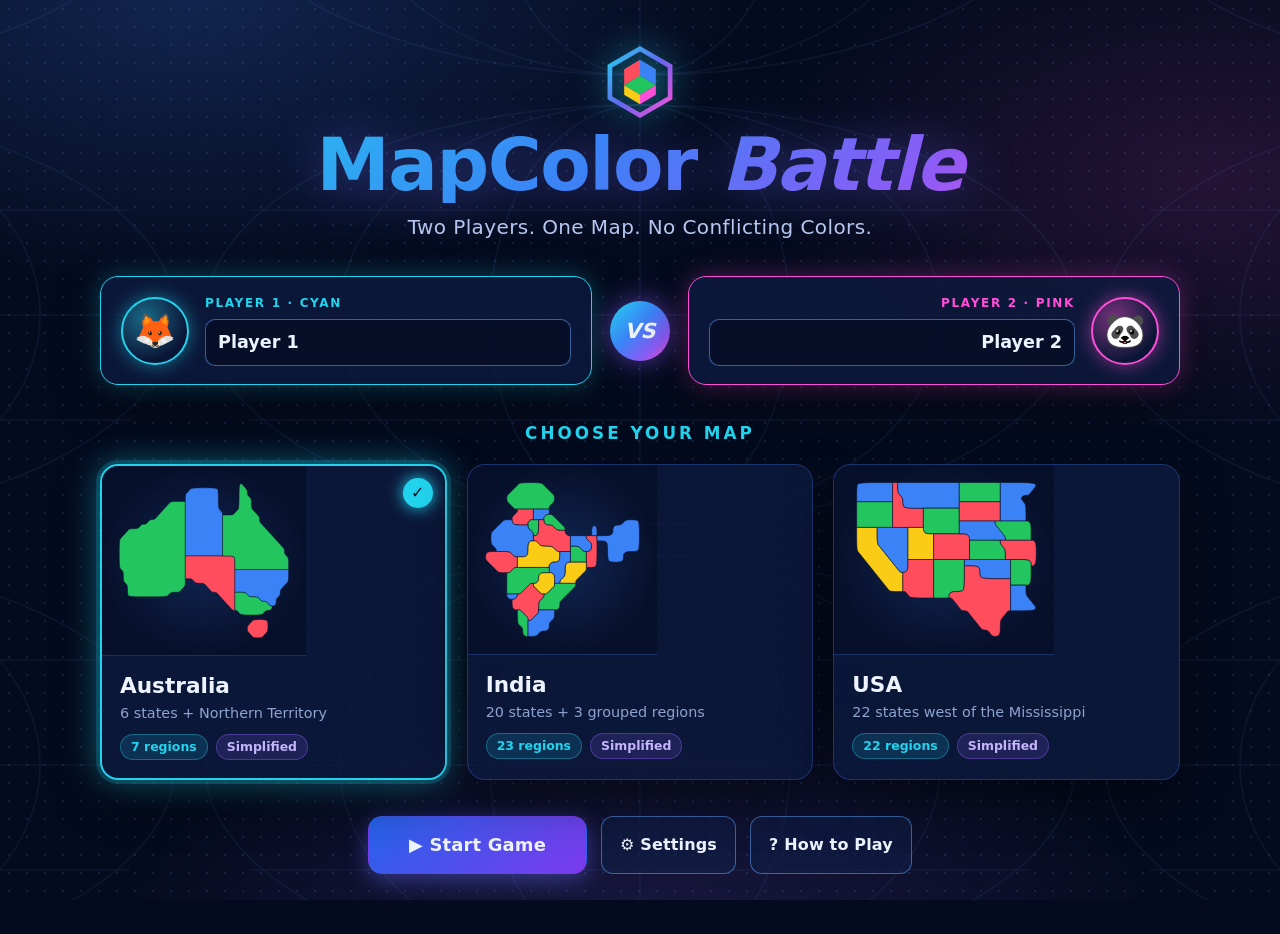
<file: mapcolor-battle 2/index.html>
<!DOCTYPE html>
<html lang="en">
<head>
  <meta charset="UTF-8">
  <meta name="viewport" content="width=device-width, initial-scale=1">
  <title>MapColor Battle</title>
  <meta name="description" content="Two-player map coloring strategy game with a CSP solver (Backtracking Search and Forward Checking).">
  <link rel="stylesheet" href="style.css">
</head>
<body>
  <svg width="0" height="0" class="sr-only" aria-hidden="true">
    <defs>
      <linearGradient id="logo-grad" x1="0" y1="0" x2="1" y2="1">
        <stop offset="0" stop-color="#22d3ee"/><stop offset=".5" stop-color="#6366f1"/><stop offset="1" stop-color="#ff4fd8"/>
      </linearGradient>
      <symbol id="logo" viewBox="0 0 48 48">
        <path d="M24 3 43 14v20L24 45 5 34V14z" fill="none" stroke="url(#logo-grad)" stroke-width="3"/>
        <path d="M24 10 14 16v10l10-6z" fill="#ff4d5e"/><path d="m24 10 10 6v10l-10-6z" fill="#3b82f6"/>
        <path d="m14 26 10-6 10 6-10 6z" fill="#22c55e"/><path d="M14 26v6l10 6v-6z" fill="#facc15"/><path d="M34 26v6l-10 6v-6z" fill="#ff4fd8"/>
      </symbol>
    </defs>
  </svg>

  <!-- ===================== Screen 1: main menu & map selection ===================== -->
  <section id="screen-menu" class="screen active">
    <div class="menu-wrap">
      <header class="hero">
        <svg class="hero-logo"><use href="#logo"/></svg>
        <h1 class="title">MapColor <span>Battle</span></h1>
        <p class="subtitle">Two Players. One Map. No Conflicting Colors.</p>
      </header>

      <div class="players-setup">
        <div class="player-setup p1">
          <button class="avatar" id="avatar-0" title="Change avatar"></button>
          <div class="setup-fields">
            <span class="setup-tag">Player 1 · Cyan</span>
            <input id="name-0" maxlength="14" aria-label="Player 1 name" autocomplete="off">
          </div>
        </div>
        <div class="vs-badge">VS</div>
        <div class="player-setup p2">
          <button class="avatar" id="avatar-1" title="Change avatar"></button>
          <div class="setup-fields">
            <span class="setup-tag">Player 2 · Pink</span>
            <input id="name-1" maxlength="14" aria-label="Player 2 name" autocomplete="off">
          </div>
        </div>
      </div>

      <h2 class="section-title">Choose Your Map</h2>
      <div id="map-cards" class="map-cards"></div>

      <div class="menu-actions">
        <button id="btn-start" class="btn btn-primary btn-lg">▶ Start Game</button>
        <button class="btn btn-ghost" data-open="#modal-settings">⚙ Settings</button>
        <button class="btn btn-ghost" data-open="#modal-rules">? How to Play</button>
      </div>
    </div>
  </section>

  <!-- ===================== Screen 2: gameplay ===================== -->
  <section id="screen-game" class="screen">
    <header class="topbar">
      <div class="brand">
        <svg class="brand-logo"><use href="#logo"/></svg>
        <div>
          <h1>MapColor <span>Battle</span></h1>
          <p>Color the map. Resolve conflicts. Let AI solve it.</p>
        </div>
      </div>
      <span class="map-chip" id="map-chip"></span>
      <nav class="top-actions">
        <button class="btn btn-ghost btn-sm" data-open="#modal-rules">? Rules</button>
        <button class="btn btn-ghost btn-sm" data-open="#modal-settings">⚙ Settings</button>
        <button class="btn btn-ghost btn-sm" id="btn-undo">↶ Undo</button>
        <button class="btn btn-ghost btn-sm" id="btn-restart">⟳ Restart</button>
        <button class="btn btn-primary btn-sm" id="btn-new">＋ New Game</button>
      </nav>
    </header>

    <section class="dashboard">
      <article class="player-card p1" id="pcard-0">
        <div class="pc-avatar" data-avatar></div>
        <div class="pc-main">
          <span class="pc-tag">Player 1</span>
          <div class="pc-name" data-name></div>
          <span class="pc-turn">● Your turn</span>
        </div>
        <div class="pc-score"><span data-score>0</span><small>points</small></div>
        <div class="pc-stats">
          <div><b data-valid>0</b><span>Valid moves</span></div>
          <div><b data-invalid>0</b><span>Invalid attempts</span></div>
        </div>
      </article>

      <div class="turn-panel" id="turn-panel">
        <span class="turn-label">Current Turn</span>
        <div class="turn-name" id="turn-name"></div>
        <div class="timer" id="timer" title="Turn timer (change in Settings)">
          <svg viewBox="0 0 60 60"><circle class="timer-track" cx="30" cy="30" r="26"/><circle class="timer-ring" id="timer-ring" cx="30" cy="30" r="26"/></svg>
          <span id="timer-text"></span>
        </div>
      </div>

      <article class="player-card p2" id="pcard-1">
        <div class="pc-avatar" data-avatar></div>
        <div class="pc-main">
          <span class="pc-tag">Player 2</span>
          <div class="pc-name" data-name></div>
          <span class="pc-turn">● Your turn</span>
        </div>
        <div class="pc-score"><span data-score>0</span><small>points</small></div>
        <div class="pc-stats">
          <div><b data-valid>0</b><span>Valid moves</span></div>
          <div><b data-invalid>0</b><span>Invalid attempts</span></div>
        </div>
      </article>
    </section>

    <main class="game-grid">
      <section class="panel map-panel">
        <div class="panel-head">
          <h2>Battle Map</h2>
          <ul class="legend">
            <li><i class="lg-open"></i>Uncolored</li>
            <li><i class="lg-selected"></i>Selected</li>
            <li><i class="lg-neighbor"></i>Neighbor</li>
            <li><i class="lg-conflict"></i>Conflict</li>
            <li><i class="lg-locked">P1</i>Locked</li>
          </ul>
        </div>
        <div class="map-stage" id="map-stage">
          <svg id="map-svg" role="img" aria-label="Interactive map"></svg>
        </div>
        <p class="map-note" id="map-note"></p>
        <div class="status-bar">
          <div class="status-latest"><span class="status-k">Latest</span><span id="status-latest"></span></div>
          <div><span class="status-k">Colored</span><b id="status-colored"></b></div>
          <div><span class="status-k">Violations</span><b id="status-conflicts" class="bad"></b></div>
        </div>
      </section>

      <aside class="sidebar">
        <section class="panel">
          <h2>Color Palette</h2>
          <div id="palette" class="palette"></div>
          <p class="palette-hint" id="palette-hint"></p>
        </section>

        <section class="panel">
          <h2>Selected Region</h2>
          <div id="region-info" class="region-info"></div>
        </section>

        <section class="panel ai-panel">
          <div class="panel-head">
            <h2>AI Solver</h2>
            <span class="ai-status idle" id="ai-status">Idle</span>
          </div>
          <label class="field">
            <span>Algorithm</span>
            <select id="algo"></select>
          </label>
          <div class="ai-buttons">
            <button class="btn btn-ai" id="btn-hint">💡 Get Hint</button>
            <button class="btn btn-ai" id="btn-solve">🤖 Solve with AI</button>
            <button class="btn btn-ai" id="btn-steps">▶ Show Steps</button>
            <button class="btn btn-ghost" id="btn-reset-ai">✕ Reset AI</button>
          </div>
          <dl class="ai-stats">
            <div class="wide"><dt>Algorithm</dt><dd id="ai-algo"></dd></div>
            <div><dt>Nodes explored</dt><dd id="ai-nodes"></dd></div>
            <div><dt>Backtracks</dt><dd id="ai-backtracks"></dd></div>
            <div><dt>Constraint checks</dt><dd id="ai-checks"></dd></div>
            <div><dt>Domain wipeouts</dt><dd id="ai-wipeouts"></dd></div>
            <div class="wide"><dt>Execution time</dt><dd id="ai-time"></dd></div>
          </dl>
          <p class="ai-log" id="ai-log"></p>
        </section>
      </aside>
    </main>

    <section class="lower-grid">
      <section class="panel">
        <div class="panel-head"><h2>Move History</h2><span class="muted" id="history-count"></span></div>
        <div class="table-wrap">
          <table class="history">
            <thead><tr><th>#</th><th>Player</th><th>Region</th><th>Color</th><th>Result</th></tr></thead>
            <tbody id="history-body"></tbody>
          </table>
        </div>
      </section>
      <section class="panel">
        <div class="panel-head"><h2>Algorithm Comparison</h2><button class="btn btn-ai btn-sm" id="btn-compare">Run Comparison</button></div>
        <div class="table-wrap">
          <table class="compare">
            <thead><tr><th>Metric</th><th>Backtracking</th><th>Forward Checking</th></tr></thead>
            <tbody id="compare-body"></tbody>
          </table>
        </div>
        <p class="muted small" id="compare-note"></p>
      </section>
    </section>
  </section>

  <div id="toasts" class="toasts" aria-live="polite"></div>

  <!-- ===================== Modals ===================== -->
  <div class="modal" id="modal-rules" role="dialog" aria-modal="true" aria-labelledby="rules-title">
    <div class="modal-card">
      <button class="modal-x" data-close aria-label="Close">✕</button>
      <h2 id="rules-title">How to Play</h2>
      <ol class="rules">
        <li><b>Take turns.</b> On your turn, select <em>any</em> uncolored region, then pick a color (or pick the color first, then click the region). Keys <kbd>1</kbd>–<kbd>4</kbd> pick colors.</li>
        <li><b>No conflicts.</b> A region may not share a color with any neighbor that is already colored.</li>
        <li><b>Scoring.</b> Valid move <span class="good">+10</span> and the turn passes. Invalid attempt <span class="bad">−5</span>, the move is rejected and it stays your turn.</li>
        <li><b>Permanent ownership.</b> A successfully colored region is locked to its owner. Nobody — including the owner — can recolor or clear it.</li>
        <li><b>Turn timer.</b> If enabled and it runs out, the turn passes with no score change.</li>
        <li><b>Undo.</b> Only the latest valid move can be taken back, before the opponent acts. The board, scores and turn are restored exactly.</li>
        <li><b>Game over.</b> When every region is colored, or no uncolored region has a legal color left. Highest score wins; equal scores are a draw.</li>
        <li><b>AI tools.</b> Hints, Solve and Show Steps run a CSP solver on a copy of the board. They respect locked regions and never award points.</li>
      </ol>
      <p class="muted small">All maps are simplified schematic maps; their adjacency lists are checked against the drawn borders.</p>
    </div>
  </div>

  <div class="modal" id="modal-settings" role="dialog" aria-modal="true" aria-labelledby="settings-title">
    <div class="modal-card">
      <button class="modal-x" data-close aria-label="Close">✕</button>
      <h2 id="settings-title">Settings</h2>
      <label class="field"><span>Number of colors <small>(applies on start / restart)</small></span>
        <select id="set-colors"><option value="4">4 — Red, Blue, Green, Yellow</option><option value="3">3 — Red, Blue, Green</option><option value="2">2 — Red, Blue</option></select>
      </label>
      <label class="field"><span>Turn timer</span>
        <select id="set-timer"><option value="0">Off</option><option value="15">15 seconds</option><option value="30">30 seconds</option><option value="60">60 seconds</option></select>
      </label>
      <label class="field"><span>AI step animation speed</span>
        <select id="set-speed"><option value="slow">Slow</option><option value="normal">Normal</option><option value="fast">Fast</option></select>
      </label>
      <label class="field check"><input type="checkbox" id="set-sound"><span>Sound effects</span></label>
      <button class="btn btn-primary" data-close>Done</button>
    </div>
  </div>

  <div class="modal" id="modal-confirm" role="dialog" aria-modal="true" aria-labelledby="confirm-title">
    <div class="modal-card narrow">
      <h2 id="confirm-title"></h2>
      <p id="confirm-text"></p>
      <div class="modal-actions">
        <button class="btn btn-ghost" data-close>Cancel</button>
        <button class="btn btn-danger" id="confirm-yes">Confirm</button>
      </div>
    </div>
  </div>

  <!-- ===================== Screen 7: game over ===================== -->
  <div class="modal" id="modal-gameover" role="dialog" aria-modal="true" aria-labelledby="go-title">
    <div class="confetti" id="confetti"></div>
    <div class="modal-card gameover">
      <svg class="trophy" viewBox="0 0 64 64" aria-hidden="true">
        <defs><linearGradient id="gold" x1="0" y1="0" x2="0" y2="1"><stop offset="0" stop-color="#fde68a"/><stop offset="1" stop-color="#f59e0b"/></linearGradient></defs>
        <path d="M18 8h28v14c0 9-6 16-14 16s-14-7-14-16z" fill="url(#gold)"/>
        <path d="M18 12H9c0 9 4 14 10 15M46 12h9c0 9-4 14-10 15" fill="none" stroke="#fbbf24" stroke-width="4" stroke-linecap="round"/>
        <rect x="28" y="37" width="8" height="10" fill="#f59e0b"/><rect x="19" y="47" width="26" height="8" rx="3" fill="url(#gold)"/>
        <path d="m32 14 2.6 5.3 5.8.8-4.2 4.1 1 5.8-5.2-2.7-5.2 2.7 1-5.8-4.2-4.1 5.8-.8z" fill="#fff8" />
      </svg>
      <p class="go-kicker">Game Over</p>
      <h2 id="go-title" class="go-title"></h2>
      <p id="go-reason" class="muted"></p>
      <div class="go-players" id="go-players"></div>
      <div class="go-totals">
        <div><b id="go-valid"></b><span>Total valid moves</span></div>
        <div><b id="go-invalid"></b><span>Total invalid attempts</span></div>
        <div><b id="go-regions"></b><span>Regions colored</span></div>
      </div>
      <div class="modal-actions">
        <button class="btn btn-primary" id="go-again">⟳ Play Again</button>
        <button class="btn btn-ghost" id="go-maps">🗺 Choose Another Map</button>
        <button class="btn btn-ghost" data-close>View Board</button>
      </div>
    </div>
  </div>

  <script src="maps.js"></script>
  <script src="csp-solver.js"></script>
  <script src="script.js"></script>
</body>
</html>
</file>
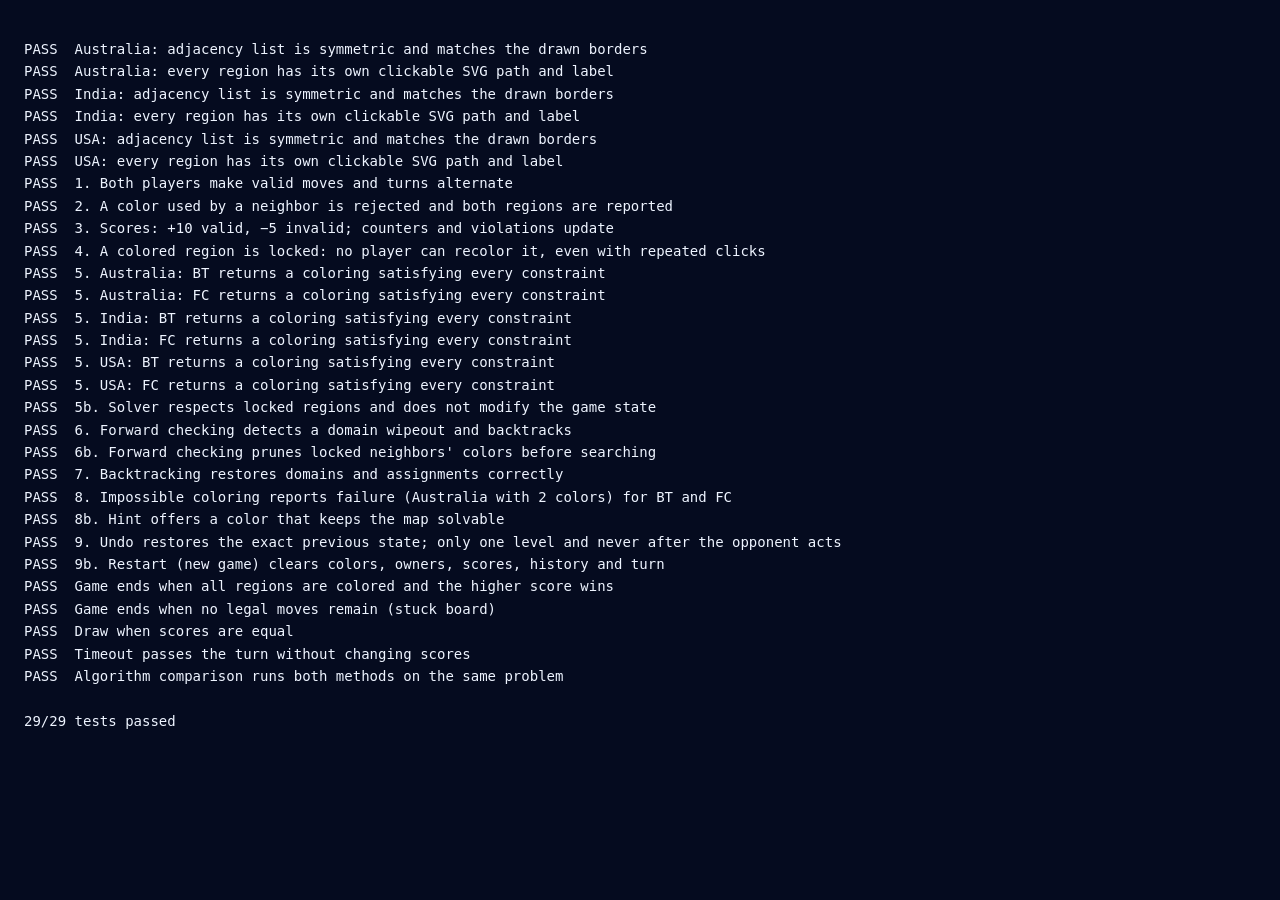
<file: mapcolor-battle 2/tests/tests.html>
<!DOCTYPE html>
<html lang="en">
<head>
  <meta charset="UTF-8">
  <title>MapColor Battle — Tests</title>
  <style>body { margin: 0; padding: 24px; background: #050b1f; color: #eef4ff; font: 14px/1.6 ui-monospace, Menlo, monospace; }</style>
</head>
<body>
  <pre id="out">Running…</pre>
  <script src="../maps.js"></script>
  <script src="../csp-solver.js"></script>
  <script src="../script.js"></script>
  <script src="tests.js"></script>
</body>
</html>
</file>
<file: mapcolor-battle 2/style.css>
/* style.css — MapColor Battle: dark navy theme with neon cyan / blue / purple / pink accents. */

:root {
  --bg-0: #050b1f;
  --bg-1: #0a1430;
  --panel: rgba(13, 26, 62, 0.82);
  --panel-2: rgba(19, 37, 84, 0.75);
  --line: rgba(76, 128, 255, 0.28);
  --line-strong: rgba(96, 165, 250, 0.55);
  --text: #eef4ff;
  --muted: #8ea3cf;
  --cyan: #22d3ee;
  --blue: #3b82f6;
  --purple: #8b5cf6;
  --pink: #ff4fd8;
  --orange: #fb923c;
  --good: #34d399;
  --bad: #ff5470;
  --p1: #22d3ee;
  --p2: #ff4fd8;
  --radius: 18px;
  --shadow: 0 18px 50px rgba(0, 0, 0, 0.45);
  --grad: linear-gradient(135deg, #22d3ee 0%, #3b82f6 45%, #8b5cf6 75%, #ff4fd8 100%);
  --grad-btn: linear-gradient(135deg, #2563eb, #7c3aed);
  font-family: "Segoe UI", system-ui, -apple-system, "Helvetica Neue", Arial, sans-serif;
}

* { box-sizing: border-box; }

html, body { margin: 0; min-height: 100%; }

body {
  color: var(--text);
  background-color: var(--bg-0);
  /* glow blobs + dotted "world map" grid + faint meridians */
  background-image:
    radial-gradient(ellipse 60% 45% at 15% 0%, rgba(59, 130, 246, 0.22), transparent 70%),
    radial-gradient(ellipse 50% 40% at 95% 20%, rgba(255, 79, 216, 0.12), transparent 70%),
    radial-gradient(ellipse 60% 50% at 50% 110%, rgba(139, 92, 246, 0.18), transparent 70%),
    radial-gradient(circle, rgba(120, 170, 255, 0.13) 1px, transparent 1.6px),
    url("data:image/svg+xml,%3Csvg xmlns='http://www.w3.org/2000/svg' width='600' height='300' viewBox='0 0 600 300'%3E%3Cg fill='none' stroke='%2360a5fa' stroke-opacity='.07'%3E%3Cellipse cx='300' cy='150' rx='290' ry='140'/%3E%3Cellipse cx='300' cy='150' rx='200' ry='140'/%3E%3Cellipse cx='300' cy='150' rx='100' ry='140'/%3E%3Cpath d='M10 150h580M40 80h520M40 220h520M300 10v280'/%3E%3C/g%3E%3C/svg%3E");
  background-size: auto, auto, auto, 18px 18px, 900px 450px;
  background-position: 0 0, 0 0, 0 0, 0 0, center 90px;
  background-attachment: fixed;
  line-height: 1.45;
  overflow-x: hidden;
}

button, input, select { font: inherit; color: inherit; }
button { cursor: pointer; }
h1, h2, h3 { margin: 0; }
kbd {
  font-family: ui-monospace, Menlo, monospace;
  font-size: 0.72em;
  padding: 1px 5px;
  border-radius: 5px;
  border: 1px solid var(--line-strong);
  background: rgba(255, 255, 255, 0.06);
}
.sr-only { position: absolute; width: 0; height: 0; overflow: hidden; }
.muted { color: var(--muted); }
.small { font-size: 0.82rem; }
.good { color: var(--good); font-weight: 600; }
.bad { color: var(--bad); font-weight: 600; }

.screen { display: none; }
.screen.active { display: block; animation: fade-in 0.4s ease; }
@keyframes fade-in { from { opacity: 0; transform: translateY(8px); } }

/* ---------- buttons ---------- */
.btn {
  display: inline-flex;
  align-items: center;
  justify-content: center;
  gap: 8px;
  padding: 10px 18px;
  border-radius: 12px;
  border: 1px solid var(--line-strong);
  background: rgba(30, 58, 138, 0.35);
  font-weight: 600;
  letter-spacing: 0.01em;
  transition: transform 0.15s, box-shadow 0.2s, background 0.2s, border-color 0.2s;
  white-space: nowrap;
}
.btn:hover { transform: translateY(-1px); border-color: var(--cyan); box-shadow: 0 0 18px rgba(34, 211, 238, 0.3); }
.btn:active { transform: translateY(0); }
.btn:disabled { opacity: 0.4; cursor: not-allowed; transform: none; box-shadow: none; border-color: var(--line); }
.btn-primary { background: var(--grad-btn); border-color: transparent; box-shadow: 0 6px 22px rgba(99, 102, 241, 0.45); }
.btn-primary:hover { box-shadow: 0 8px 30px rgba(139, 92, 246, 0.6); border-color: transparent; }
.btn-ghost { background: rgba(15, 30, 70, 0.6); }
.btn-ai { background: linear-gradient(135deg, rgba(37, 99, 235, 0.55), rgba(124, 58, 237, 0.55)); }
.btn-danger { background: linear-gradient(135deg, #e11d48, #be185d); border-color: transparent; }
.btn-lg { padding: 15px 40px; font-size: 1.12rem; border-radius: 14px; }
.btn-sm { padding: 7px 12px; font-size: 0.86rem; border-radius: 10px; }

/* ---------- panels ---------- */
.panel {
  background: var(--panel);
  border: 1px solid var(--line);
  border-radius: var(--radius);
  padding: 16px 18px;
  box-shadow: var(--shadow), inset 0 1px 0 rgba(255, 255, 255, 0.04);
  backdrop-filter: blur(10px);
  min-width: 0;
}
.panel > h2, .panel-head h2 {
  font-size: 0.85rem;
  text-transform: uppercase;
  letter-spacing: 0.12em;
  color: var(--cyan);
  margin-bottom: 12px;
}
.panel-head { display: flex; align-items: center; justify-content: space-between; gap: 10px; flex-wrap: wrap; margin-bottom: 12px; }
.panel-head h2 { margin: 0; }

/* =================== Screen 1: menu =================== */
.menu-wrap { max-width: 1120px; margin: 0 auto; padding: 44px 20px 60px; }
.hero { text-align: center; margin-bottom: 34px; }
.hero-logo { width: 76px; height: 76px; filter: drop-shadow(0 0 18px rgba(34, 211, 238, 0.55)); }
.title {
  font-size: clamp(2.5rem, 7vw, 4.6rem);
  font-weight: 900;
  letter-spacing: -0.02em;
  line-height: 1.05;
  background: var(--grad);
  -webkit-background-clip: text;
  background-clip: text;
  color: transparent;
  filter: drop-shadow(0 4px 24px rgba(99, 102, 241, 0.45));
}
.title span { font-style: italic; }
.subtitle { color: #b9c9f0; font-size: clamp(1rem, 2.2vw, 1.25rem); margin: 10px 0 0; letter-spacing: 0.02em; }

.players-setup { display: grid; grid-template-columns: 1fr auto 1fr; gap: 18px; align-items: center; margin-bottom: 36px; }
.player-setup {
  display: flex;
  align-items: center;
  gap: 16px;
  padding: 18px 20px;
  border-radius: var(--radius);
  background: var(--panel);
  border: 1px solid var(--pc);
  box-shadow: 0 0 26px color-mix(in srgb, var(--pc) 28%, transparent), var(--shadow);
}
.player-setup.p1 { --pc: var(--p1); }
.player-setup.p2 { --pc: var(--p2); flex-direction: row-reverse; text-align: right; }
.avatar {
  flex: none;
  width: 68px;
  height: 68px;
  border-radius: 50%;
  font-size: 2.1rem;
  border: 2px solid var(--pc);
  background: radial-gradient(circle at 35% 30%, color-mix(in srgb, var(--pc) 45%, #0b1636), #0b1636 70%);
  box-shadow: 0 0 18px color-mix(in srgb, var(--pc) 50%, transparent);
  transition: transform 0.2s;
}
.avatar:hover { transform: scale(1.07) rotate(-4deg); }
.setup-fields { flex: 1; min-width: 0; display: flex; flex-direction: column; gap: 6px; }
.setup-tag { font-size: 0.75rem; letter-spacing: 0.14em; text-transform: uppercase; color: var(--pc); font-weight: 700; }
.setup-fields input {
  width: 100%;
  padding: 10px 12px;
  border-radius: 10px;
  border: 1px solid var(--line-strong);
  background: rgba(5, 12, 35, 0.7);
  font-size: 1.1rem;
  font-weight: 600;
  text-align: inherit;
  outline: none;
  transition: border-color 0.2s, box-shadow 0.2s;
}
.setup-fields input:focus { border-color: var(--pc); box-shadow: 0 0 0 3px color-mix(in srgb, var(--pc) 25%, transparent); }
.vs-badge {
  width: 60px;
  height: 60px;
  display: grid;
  place-items: center;
  border-radius: 50%;
  font-weight: 900;
  font-style: italic;
  font-size: 1.3rem;
  background: var(--grad);
  box-shadow: 0 0 28px rgba(139, 92, 246, 0.6);
}

.section-title { text-align: center; font-size: 1.05rem; letter-spacing: 0.18em; text-transform: uppercase; color: var(--cyan); margin-bottom: 18px; }
.map-cards { display: grid; grid-template-columns: repeat(3, 1fr); gap: 20px; margin-bottom: 36px; }
.map-card {
  position: relative;
  display: flex;
  flex-direction: column;
  padding: 0;
  border-radius: var(--radius);
  border: 1px solid var(--line);
  background: var(--panel);
  text-align: left;
  overflow: hidden;
  box-shadow: var(--shadow);
  transition: transform 0.2s, border-color 0.2s, box-shadow 0.25s;
}
.map-card:hover { transform: translateY(-4px); border-color: var(--line-strong); }
.map-card.selected { border: 2px solid var(--cyan); box-shadow: 0 0 0 4px rgba(34, 211, 238, 0.18), 0 0 34px rgba(34, 211, 238, 0.45), var(--shadow); }
.map-check {
  position: absolute;
  top: 12px;
  right: 12px;
  width: 30px;
  height: 30px;
  display: grid;
  place-items: center;
  border-radius: 50%;
  font-weight: 900;
  color: #04142a;
  background: var(--cyan);
  box-shadow: 0 0 16px var(--cyan);
  opacity: 0;
  transform: scale(0.5);
  transition: 0.25s;
}
.map-card.selected .map-check { opacity: 1; transform: scale(1); }
.map-preview-wrap {
  height: 190px;
  padding: 16px;
  display: grid;
  place-items: center;
  background: radial-gradient(ellipse at center, rgba(59, 130, 246, 0.2), transparent 70%), rgba(5, 12, 35, 0.6);
  border-bottom: 1px solid var(--line);
}
.map-preview { width: 100%; height: 100%; }
.map-preview path { stroke: #0a1430; stroke-width: 1.2; stroke-linejoin: round; }
.map-card-info { padding: 14px 18px 18px; }
.map-card-info h3 { font-size: 1.35rem; }
.map-card-info p { margin: 2px 0 10px; color: var(--muted); font-size: 0.9rem; }
.map-meta { display: flex; gap: 8px; flex-wrap: wrap; }
.region-count, .tag { font-size: 0.78rem; padding: 3px 10px; border-radius: 999px; font-weight: 600; }
.region-count { background: rgba(34, 211, 238, 0.14); color: var(--cyan); border: 1px solid rgba(34, 211, 238, 0.35); }
.tag { background: rgba(139, 92, 246, 0.16); color: #c4b5fd; border: 1px solid rgba(139, 92, 246, 0.4); }
.menu-actions { display: flex; justify-content: center; gap: 14px; flex-wrap: wrap; }

/* =================== Screen 2: gameplay =================== */
#screen-game { max-width: 1480px; margin: 0 auto; padding: 16px 20px 40px; }
.topbar { display: flex; align-items: center; gap: 16px; flex-wrap: wrap; margin-bottom: 16px; }
.brand { display: flex; align-items: center; gap: 12px; }
.brand-logo { width: 44px; height: 44px; filter: drop-shadow(0 0 10px rgba(34, 211, 238, 0.5)); }
.brand h1 { font-size: 1.5rem; font-weight: 900; background: var(--grad); -webkit-background-clip: text; background-clip: text; color: transparent; }
.brand p { margin: 0; color: var(--muted); font-size: 0.85rem; }
.map-chip { padding: 6px 14px; border-radius: 999px; border: 1px solid rgba(34, 211, 238, 0.45); color: var(--cyan); background: rgba(34, 211, 238, 0.08); font-weight: 600; font-size: 0.88rem; }
.top-actions { margin-left: auto; display: flex; gap: 8px; flex-wrap: wrap; }

.dashboard { display: grid; grid-template-columns: 1fr auto 1fr; gap: 16px; margin-bottom: 16px; align-items: stretch; }
.player-card {
  --pc: var(--p1);
  display: grid;
  grid-template-columns: auto 1fr auto;
  grid-template-areas: "av main score" "stats stats stats";
  gap: 10px 14px;
  align-items: center;
  padding: 14px 18px;
  border-radius: var(--radius);
  background: var(--panel);
  border: 1px solid var(--line);
  box-shadow: var(--shadow);
  transition: border-color 0.3s, box-shadow 0.3s, transform 0.3s;
}
.player-card.p2 { --pc: var(--p2); }
.player-card.active {
  border-color: var(--pc);
  box-shadow: 0 0 0 1px var(--pc), 0 0 32px color-mix(in srgb, var(--pc) 45%, transparent), var(--shadow);
  transform: translateY(-2px);
}
.pc-avatar {
  grid-area: av;
  width: 54px;
  height: 54px;
  border-radius: 50%;
  display: grid;
  place-items: center;
  font-size: 1.7rem;
  border: 2px solid var(--pc);
  background: radial-gradient(circle at 35% 30%, color-mix(in srgb, var(--pc) 40%, #0b1636), #0b1636 70%);
}
.pc-main { grid-area: main; min-width: 0; }
.pc-tag { font-size: 0.72rem; letter-spacing: 0.14em; text-transform: uppercase; color: var(--pc); font-weight: 700; }
.pc-name { font-size: 1.2rem; font-weight: 700; overflow: hidden; text-overflow: ellipsis; white-space: nowrap; }
.pc-turn { display: inline-block; font-size: 0.72rem; font-weight: 700; padding: 2px 9px; border-radius: 999px; color: #04142a; background: var(--pc); opacity: 0; transition: opacity 0.3s; }
.player-card.active .pc-turn { opacity: 1; animation: pulse-chip 1.6s infinite; }
@keyframes pulse-chip { 50% { box-shadow: 0 0 14px var(--pc); } }
.pc-score { grid-area: score; text-align: right; }
.pc-score span { font-size: 2.2rem; font-weight: 900; line-height: 1; color: var(--pc); text-shadow: 0 0 18px color-mix(in srgb, var(--pc) 60%, transparent); }
.pc-score small { display: block; color: var(--muted); font-size: 0.72rem; text-transform: uppercase; letter-spacing: 0.1em; }
.pc-stats { grid-area: stats; display: grid; grid-template-columns: 1fr 1fr; gap: 8px; }
.pc-stats div { background: rgba(5, 12, 35, 0.55); border: 1px solid var(--line); border-radius: 10px; padding: 6px 10px; display: flex; align-items: baseline; gap: 8px; }
.pc-stats b { font-size: 1.1rem; }
.pc-stats div:last-child b { color: var(--bad); }
.pc-stats div:first-child b { color: var(--good); }
.pc-stats span { color: var(--muted); font-size: 0.78rem; }

.turn-panel {
  display: flex;
  flex-direction: column;
  align-items: center;
  justify-content: center;
  gap: 6px;
  min-width: 210px;
  padding: 12px 22px;
  border-radius: var(--radius);
  background: var(--panel-2);
  border: 1px solid var(--line-strong);
  box-shadow: var(--shadow);
  text-align: center;
}
.turn-panel.turn-change { animation: turn-pop 0.6s ease; }
@keyframes turn-pop { 30% { transform: scale(1.06); box-shadow: 0 0 40px rgba(139, 92, 246, 0.6); } }
.turn-label { font-size: 0.72rem; letter-spacing: 0.16em; text-transform: uppercase; color: var(--muted); }
.turn-name { font-size: 1.25rem; font-weight: 800; transition: color 0.3s; }
.timer { position: relative; width: 58px; height: 58px; }
.timer svg { width: 100%; height: 100%; transform: rotate(-90deg); }
.timer circle { fill: none; stroke-width: 5; }
.timer-track { stroke: rgba(96, 165, 250, 0.2); }
.timer-ring { stroke: var(--cyan); stroke-linecap: round; stroke-dasharray: 163.4; transition: stroke-dashoffset 0.2s linear, stroke 0.3s; }
.turn-panel[data-player="1"] .timer-ring { stroke: var(--pink); }
.timer.warn .timer-ring { stroke: var(--bad); }
.timer.warn #timer-text { color: var(--bad); animation: blink 0.5s infinite alternate; }
.timer.off .timer-ring { stroke-dashoffset: 0; stroke: rgba(139, 92, 246, 0.6); }
#timer-text { position: absolute; inset: 0; display: grid; place-items: center; font-weight: 800; font-size: 1.1rem; }
@keyframes blink { to { opacity: 0.4; } }

.game-grid { display: grid; grid-template-columns: minmax(0, 1fr) 360px; gap: 16px; margin-bottom: 16px; }
.sidebar { display: flex; flex-direction: column; gap: 16px; min-width: 0; }

/* ---------- map ---------- */
.map-panel { display: flex; flex-direction: column; }
.legend { list-style: none; display: flex; gap: 14px; flex-wrap: wrap; margin: 0; padding: 0; font-size: 0.78rem; color: var(--muted); }
.legend li { display: flex; align-items: center; gap: 6px; }
.legend i { display: inline-grid; place-items: center; width: 16px; height: 12px; border-radius: 3px; font-style: normal; }
.lg-open { background: #16284d; border: 1px solid #5b7fc7; }
.lg-selected { background: #16284d; border: 2px solid var(--cyan); box-shadow: 0 0 6px var(--cyan); }
.lg-neighbor { background: #20396d; border: 1px dashed #93c5fd; }
.lg-conflict { background: #16284d; border: 2px solid var(--bad); box-shadow: 0 0 6px var(--bad); }
.lg-locked { width: 22px !important; font-size: 0.55rem; font-weight: 800; color: #04142a; background: var(--p1); }

.map-stage {
  position: relative;
  flex: 1;
  display: grid;
  place-items: center;
  min-height: 420px;
  border-radius: 14px;
  background:
    radial-gradient(ellipse at center, rgba(37, 99, 235, 0.18), transparent 70%),
    radial-gradient(circle, rgba(120, 170, 255, 0.12) 1px, transparent 1.5px) 0 0 / 14px 14px,
    rgba(3, 9, 28, 0.65);
  border: 1px solid var(--line);
  padding: 14px;
}
.map-stage.shake { animation: shake 0.4s; }
@keyframes shake { 20%, 60% { transform: translateX(-6px); } 40%, 80% { transform: translateX(6px); } }
#map-svg { width: 100%; height: auto; max-height: 70vh; overflow: visible; }

.region {
  stroke: #5b7fc7;
  stroke-width: 0.9;
  stroke-linejoin: round;
  cursor: pointer;
  transition: fill 0.5s ease, stroke 0.25s, stroke-width 0.25s, filter 0.25s;
}
.region:hover { filter: brightness(1.25); stroke: #c7d7ff; }
.region.colored { stroke: #081129; stroke-width: 1.1; cursor: not-allowed; }
.region.ai { fill-opacity: 0.62; stroke: #c4b5fd; stroke-dasharray: 2.5 1.8; stroke-width: 1; }
.region.neighbor { stroke: #93c5fd; stroke-width: 1.4; stroke-dasharray: 3 2; filter: brightness(1.18); }
.region.selected { stroke: var(--cyan); stroke-width: 2.4; stroke-dasharray: none; filter: url(#glow) brightness(1.15); animation: sel-pulse 1.4s ease-in-out infinite; }
@keyframes sel-pulse { 50% { stroke: #a5f3fc; } }
.region.conflict { stroke: var(--bad); stroke-width: 2.6; stroke-dasharray: none; filter: url(#glow); animation: conflict-pulse 0.55s ease-in-out 4 alternate; }
@keyframes conflict-pulse { to { stroke: #ffd1da; stroke-width: 3.4; } }
.region.flash { stroke: var(--bad); stroke-width: 2.4; }

.label { pointer-events: none; }
.label-text {
  fill: #dbe7ff;
  font-weight: 700;
  text-anchor: middle;
  dominant-baseline: middle;
  paint-order: stroke;
  stroke: #061029;
  stroke-width: 2.2px;
  stroke-linejoin: round;
  letter-spacing: 0.02em;
}
.label.on-color .label-text { fill: #fff; stroke: rgba(4, 10, 30, 0.85); }
.badge { opacity: 0; transition: opacity 0.4s; }
.badge.show { opacity: 1; }
.badge rect { stroke: #061029; stroke-width: 0.8; }
.badge text { fill: #04142a; font-weight: 900; text-anchor: middle; }
.label.small .badge { transform: scale(0.7); }

.map-note { margin: 10px 2px 0; font-size: 0.78rem; color: var(--muted); }
.status-bar { display: grid; grid-template-columns: 1fr auto auto; gap: 10px; margin-top: 12px; }
.status-bar > div { background: rgba(5, 12, 35, 0.6); border: 1px solid var(--line); border-radius: 12px; padding: 8px 14px; display: flex; flex-direction: column; min-width: 0; }
.status-k { font-size: 0.68rem; text-transform: uppercase; letter-spacing: 0.12em; color: var(--muted); }
.status-latest span:last-child { font-size: 0.9rem; }
#status-latest.valid { color: var(--good); }
#status-latest.invalid { color: var(--bad); }
#status-latest.timeout { color: var(--orange); }
.status-bar b { font-size: 1.15rem; }

/* ---------- palette ---------- */
.palette { display: grid; grid-template-columns: repeat(4, 1fr); gap: 10px; }
.color-btn {
  position: relative;
  display: flex;
  flex-direction: column;
  align-items: center;
  gap: 6px;
  padding: 6px 0;
  border: none;
  background: none;
}
.swatch {
  width: 58px;
  height: 58px;
  border-radius: 50%;
  background: radial-gradient(circle at 32% 28%, color-mix(in srgb, var(--c) 55%, #fff), var(--c) 55%, color-mix(in srgb, var(--c) 70%, #000));
  border: 3px solid rgba(255, 255, 255, 0.14);
  box-shadow: 0 0 18px color-mix(in srgb, var(--c) 55%, transparent);
  transition: transform 0.18s, box-shadow 0.2s, border-color 0.2s;
}
.color-btn:hover .swatch { transform: scale(1.1); box-shadow: 0 0 28px var(--c); }
.color-btn.armed .swatch { border-color: #fff; transform: scale(1.12); box-shadow: 0 0 0 3px var(--c), 0 0 30px var(--c); }
.color-btn.hinted .swatch { animation: hint-pulse 0.9s ease-in-out infinite; border-color: #fff; }
@keyframes hint-pulse { 50% { box-shadow: 0 0 0 6px color-mix(in srgb, var(--c) 40%, transparent), 0 0 34px var(--c); } }
.color-btn.illegal .swatch { opacity: 0.35; filter: saturate(0.5); }
.color-btn.illegal::after {
  content: "✕";
  position: absolute;
  top: 18px;
  font-size: 1.5rem;
  font-weight: 900;
  color: #fff;
  text-shadow: 0 0 6px #000;
}
.color-name { font-size: 0.8rem; font-weight: 600; }
.color-btn kbd { position: absolute; top: 2px; right: 6px; }
.palette-hint { margin: 10px 0 0; font-size: 0.82rem; color: var(--muted); min-height: 2.4em; }

/* ---------- selected region ---------- */
.region-head { display: flex; align-items: center; gap: 12px; margin-bottom: 10px; }
.region-swatch { width: 38px; height: 38px; border-radius: 10px; border: 1px solid var(--line-strong); flex: none; transition: background 0.4s; }
.region-head h3 { font-size: 1.1rem; }
.region-facts { display: grid; grid-template-columns: 96px 1fr; gap: 8px 10px; margin: 0; font-size: 0.88rem; }
.region-facts dt { color: var(--muted); }
.region-facts dd { margin: 0; min-width: 0; }
.chips { display: flex; flex-wrap: wrap; gap: 5px; }
.chip {
  display: inline-flex;
  align-items: center;
  gap: 5px;
  padding: 2px 8px;
  border-radius: 999px;
  border: 1px solid var(--line-strong);
  background: rgba(5, 12, 35, 0.6);
  font-size: 0.76rem;
  font-weight: 600;
}
button.chip:hover { border-color: var(--cyan); }
.chip i { width: 9px; height: 9px; border-radius: 50%; }
.chip i.empty { border: 1px solid var(--muted); }
.status-badge { display: inline-block; padding: 2px 9px; border-radius: 999px; font-size: 0.76rem; font-weight: 700; }
.status-badge.open { background: rgba(34, 211, 238, 0.15); color: var(--cyan); }
.status-badge.locked { background: color-mix(in srgb, var(--pc) 20%, transparent); color: var(--pc); }
.status-badge.dead { background: rgba(255, 84, 112, 0.15); color: var(--bad); }
.locked-note { margin: 12px 0 0; padding: 9px 12px; border-radius: 10px; font-size: 0.84rem; background: rgba(251, 146, 60, 0.12); border: 1px solid rgba(251, 146, 60, 0.45); color: #fed7aa; }

/* ---------- AI panel ---------- */
.field { display: flex; flex-direction: column; gap: 6px; margin-bottom: 12px; font-size: 0.85rem; color: var(--muted); }
.field select {
  padding: 9px 10px;
  border-radius: 10px;
  border: 1px solid var(--line-strong);
  background: #0a1636;
  color: var(--text);
}
.field.check { flex-direction: row; align-items: center; gap: 10px; color: var(--text); }
.field.check input { width: 18px; height: 18px; accent-color: var(--cyan); }
.ai-buttons { display: grid; grid-template-columns: 1fr 1fr; gap: 8px; margin-bottom: 12px; }
.ai-buttons .btn { padding: 9px 8px; font-size: 0.85rem; }
.ai-status { font-size: 0.74rem; font-weight: 700; padding: 3px 10px; border-radius: 999px; }
.ai-status.idle { background: rgba(142, 163, 207, 0.15); color: var(--muted); }
.ai-status.run { background: rgba(139, 92, 246, 0.2); color: #c4b5fd; animation: blink 0.7s infinite alternate; }
.ai-status.ok { background: rgba(52, 211, 153, 0.15); color: var(--good); }
.ai-status.fail { background: rgba(255, 84, 112, 0.15); color: var(--bad); }
.ai-stats { display: grid; grid-template-columns: 1fr 1fr; gap: 8px; margin: 0; }
.ai-stats div { background: rgba(5, 12, 35, 0.6); border: 1px solid var(--line); border-radius: 10px; padding: 7px 10px; }
.ai-stats .wide { grid-column: span 2; }
.ai-stats dt { font-size: 0.68rem; text-transform: uppercase; letter-spacing: 0.1em; color: var(--muted); }
.ai-stats dd { margin: 0; font-weight: 800; font-size: 1.05rem; color: var(--cyan); font-variant-numeric: tabular-nums; }
.ai-stats .wide:first-child dd { font-size: 0.9rem; color: var(--text); }
.ai-log { margin: 12px 0 0; padding: 9px 12px; border-radius: 10px; background: rgba(139, 92, 246, 0.1); border: 1px solid rgba(139, 92, 246, 0.3); font-size: 0.82rem; min-height: 3.2em; }

/* ---------- history & comparison ---------- */
.lower-grid { display: grid; grid-template-columns: 1.2fr 1fr; gap: 16px; }
.table-wrap { max-height: 290px; overflow: auto; border-radius: 12px; border: 1px solid var(--line); }
table { width: 100%; border-collapse: collapse; font-size: 0.86rem; }
th, td { padding: 8px 12px; text-align: left; border-bottom: 1px solid rgba(76, 128, 255, 0.14); white-space: nowrap; }
thead th { position: sticky; top: 0; background: #0d1b44; color: var(--muted); font-size: 0.72rem; text-transform: uppercase; letter-spacing: 0.1em; }
.history tr.valid td:first-child { box-shadow: inset 3px 0 var(--good); }
.history tr.invalid td:first-child { box-shadow: inset 3px 0 var(--bad); }
.history tr.invalid { background: rgba(255, 84, 112, 0.07); }
.history tr.timeout td:first-child { box-shadow: inset 3px 0 var(--orange); }
.history tbody tr { animation: fade-in 0.35s ease; }
.pdot, .cdot { display: inline-block; width: 9px; height: 9px; border-radius: 50%; margin-right: 7px; vertical-align: 0; }
.cdot { border-radius: 3px; }
.result-pill { padding: 2px 9px; border-radius: 999px; font-size: 0.74rem; font-weight: 700; }
.result-pill.valid { background: rgba(52, 211, 153, 0.15); color: var(--good); }
.result-pill.invalid { background: rgba(255, 84, 112, 0.15); color: var(--bad); }
.result-pill.timeout { background: rgba(251, 146, 60, 0.15); color: var(--orange); }
.compare th { color: var(--muted); font-weight: 600; }
.compare td { font-weight: 700; font-variant-numeric: tabular-nums; color: var(--cyan); }
.compare td:last-child { color: #f0abfc; }
.compare td.muted, .history td.muted { color: var(--muted); font-weight: 400; white-space: normal; }
#compare-note { margin: 10px 0 0; }

/* =================== Toasts (Screen 3: invalid move feedback) =================== */
.toasts { position: fixed; top: 16px; right: 16px; z-index: 60; display: flex; flex-direction: column; gap: 10px; width: min(400px, calc(100vw - 32px)); pointer-events: none; }
.toast {
  display: flex;
  gap: 12px;
  align-items: flex-start;
  padding: 13px 16px;
  border-radius: 14px;
  background: rgba(10, 20, 50, 0.95);
  border: 1px solid var(--line-strong);
  box-shadow: var(--shadow);
  animation: toast-in 0.35s cubic-bezier(0.2, 1.4, 0.4, 1);
  transition: opacity 0.4s, transform 0.4s;
}
.toast.out { opacity: 0; transform: translateX(30px); }
@keyframes toast-in { from { opacity: 0; transform: translateX(40px) scale(0.95); } }
.toast strong { display: block; font-size: 0.95rem; }
.toast p { margin: 2px 0 0; font-size: 0.86rem; color: #c9d6f5; }
.toast-icon { flex: none; width: 28px; height: 28px; border-radius: 50%; display: grid; place-items: center; font-weight: 900; font-size: 0.9rem; }
.toast-success { border-color: rgba(52, 211, 153, 0.6); }
.toast-success .toast-icon { background: var(--good); color: #04281b; }
.toast-error { border: 1px solid var(--bad); background: linear-gradient(135deg, rgba(120, 14, 40, 0.96), rgba(60, 10, 35, 0.96)); box-shadow: 0 0 30px rgba(255, 84, 112, 0.45), var(--shadow); }
.toast-error .toast-icon { background: var(--bad); color: #fff; box-shadow: 0 0 12px var(--bad); }
.toast-error strong { color: #ffd1da; }
.toast-info .toast-icon { background: var(--blue); color: #fff; }
.toast-warn { border-color: rgba(251, 146, 60, 0.6); }
.toast-warn .toast-icon { background: rgba(251, 146, 60, 0.2); }

/* =================== Modals =================== */
.modal {
  position: fixed;
  inset: 0;
  z-index: 50;
  display: grid;
  place-items: center;
  padding: 16px;
  background: rgba(2, 6, 20, 0.72);
  backdrop-filter: blur(6px);
  opacity: 0;
  visibility: hidden;
  transition: opacity 0.25s, visibility 0.25s;
}
.modal.open { opacity: 1; visibility: visible; }
.modal-card {
  position: relative;
  width: min(560px, 100%);
  max-height: calc(100vh - 32px);
  overflow: auto;
  padding: 26px 28px;
  border-radius: 22px;
  background: linear-gradient(160deg, #0f1f4d, #0a1433);
  border: 1px solid var(--line-strong);
  box-shadow: 0 0 50px rgba(59, 130, 246, 0.25), var(--shadow);
  transform: translateY(14px) scale(0.97);
  transition: transform 0.3s;
}
.modal.open .modal-card { transform: none; }
.modal-card.narrow { width: min(420px, 100%); }
.modal-card h2 { font-size: 1.4rem; margin-bottom: 14px; }
.modal-x { position: absolute; top: 14px; right: 14px; width: 32px; height: 32px; border-radius: 50%; border: 1px solid var(--line); background: rgba(5, 12, 35, 0.6); }
.modal-actions { display: flex; gap: 10px; justify-content: flex-end; flex-wrap: wrap; margin-top: 18px; }
.rules { padding-left: 20px; margin: 0 0 12px; }
.rules li { margin-bottom: 8px; color: #c9d6f5; }
.rules b { color: var(--text); }

/* ---------- Screen 7: game over ---------- */
.gameover { text-align: center; width: min(620px, 100%); border-color: rgba(250, 204, 21, 0.5); box-shadow: 0 0 60px rgba(139, 92, 246, 0.4), var(--shadow); }
.trophy { width: 96px; height: 96px; filter: drop-shadow(0 0 22px rgba(250, 204, 21, 0.6)); animation: trophy-bob 2.4s ease-in-out infinite; }
@keyframes trophy-bob { 50% { transform: translateY(-6px) rotate(-3deg); } }
.go-kicker { margin: 4px 0 0; text-transform: uppercase; letter-spacing: 0.25em; color: var(--muted); font-size: 0.8rem; }
.go-title { font-size: clamp(1.8rem, 5vw, 2.6rem) !important; font-weight: 900; background: var(--grad); -webkit-background-clip: text; background-clip: text; color: transparent; margin: 4px 0 4px !important; }
.go-players { display: flex; justify-content: center; align-items: center; gap: 14px; margin: 18px 0; }
.go-player {
  position: relative;
  flex: 1;
  max-width: 220px;
  padding: 16px 12px;
  border-radius: 16px;
  border: 1px solid color-mix(in srgb, var(--pc) 50%, transparent);
  background: rgba(5, 12, 35, 0.6);
}
.go-player.winner { border: 2px solid var(--pc); box-shadow: 0 0 30px color-mix(in srgb, var(--pc) 50%, transparent); }
.crown { position: absolute; top: -18px; left: 50%; transform: translateX(-50%); font-size: 1.6rem; }
.go-avatar { font-size: 2.4rem; }
.go-name { font-weight: 700; color: var(--pc); overflow: hidden; text-overflow: ellipsis; white-space: nowrap; }
.go-score { font-size: 2rem; font-weight: 900; }
.go-score small { font-size: 0.85rem; color: var(--muted); }
.go-sub { font-size: 0.8rem; color: var(--muted); }
.go-vs { font-weight: 900; font-style: italic; color: var(--muted); }
.go-totals { display: grid; grid-template-columns: repeat(3, 1fr); gap: 10px; }
.go-totals div { padding: 10px; border-radius: 12px; background: rgba(5, 12, 35, 0.6); border: 1px solid var(--line); }
.go-totals b { display: block; font-size: 1.3rem; color: var(--cyan); }
.go-totals span { font-size: 0.74rem; color: var(--muted); }
.gameover .modal-actions { justify-content: center; }
.confetti { position: absolute; inset: 0; overflow: hidden; pointer-events: none; }
.confetti i { position: absolute; top: -20px; width: 9px; height: 14px; border-radius: 2px; opacity: 0.9; animation: confetti-fall linear infinite; }
@keyframes confetti-fall { to { top: 105%; transform: translateX(40px) rotate(720deg); } }

/* =================== Responsive =================== */
@media (max-width: 1180px) {
  .game-grid { grid-template-columns: 1fr; }
  .sidebar { display: grid; grid-template-columns: 1fr 1fr; }
  .sidebar .ai-panel { grid-column: span 2; }
}
@media (max-width: 900px) {
  .map-cards { grid-template-columns: 1fr; max-width: 460px; margin-left: auto; margin-right: auto; }
  .dashboard { grid-template-columns: 1fr 1fr; }
  .turn-panel { grid-column: span 2; grid-row: 1; flex-direction: row; justify-content: space-between; }
  .lower-grid { grid-template-columns: 1fr; }
  .top-actions { margin-left: 0; }
}
@media (max-width: 640px) {
  .menu-wrap { padding: 28px 16px 44px; }
  #screen-game { padding: 12px 16px 32px; }
  .players-setup { grid-template-columns: 1fr; }
  .player-setup.p2 { flex-direction: row; text-align: left; }
  .vs-badge { margin: -6px auto; width: 48px; height: 48px; font-size: 1.05rem; }
  .dashboard { grid-template-columns: 1fr; }
  .turn-panel { grid-column: auto; }
  .sidebar { display: flex; }
  .player-card { padding: 12px 14px; }
  .pc-score span { font-size: 1.8rem; }
  .map-stage { min-height: 0; padding: 8px; }
  .status-bar { grid-template-columns: 1fr 1fr; }
  .status-latest { grid-column: span 2; }
  .swatch { width: 50px; height: 50px; }
  .go-players { flex-direction: column; }
  .go-player { width: 100%; max-width: none; }
  .go-totals { grid-template-columns: 1fr; }
  .btn-lg { width: 100%; }
}
</file>
